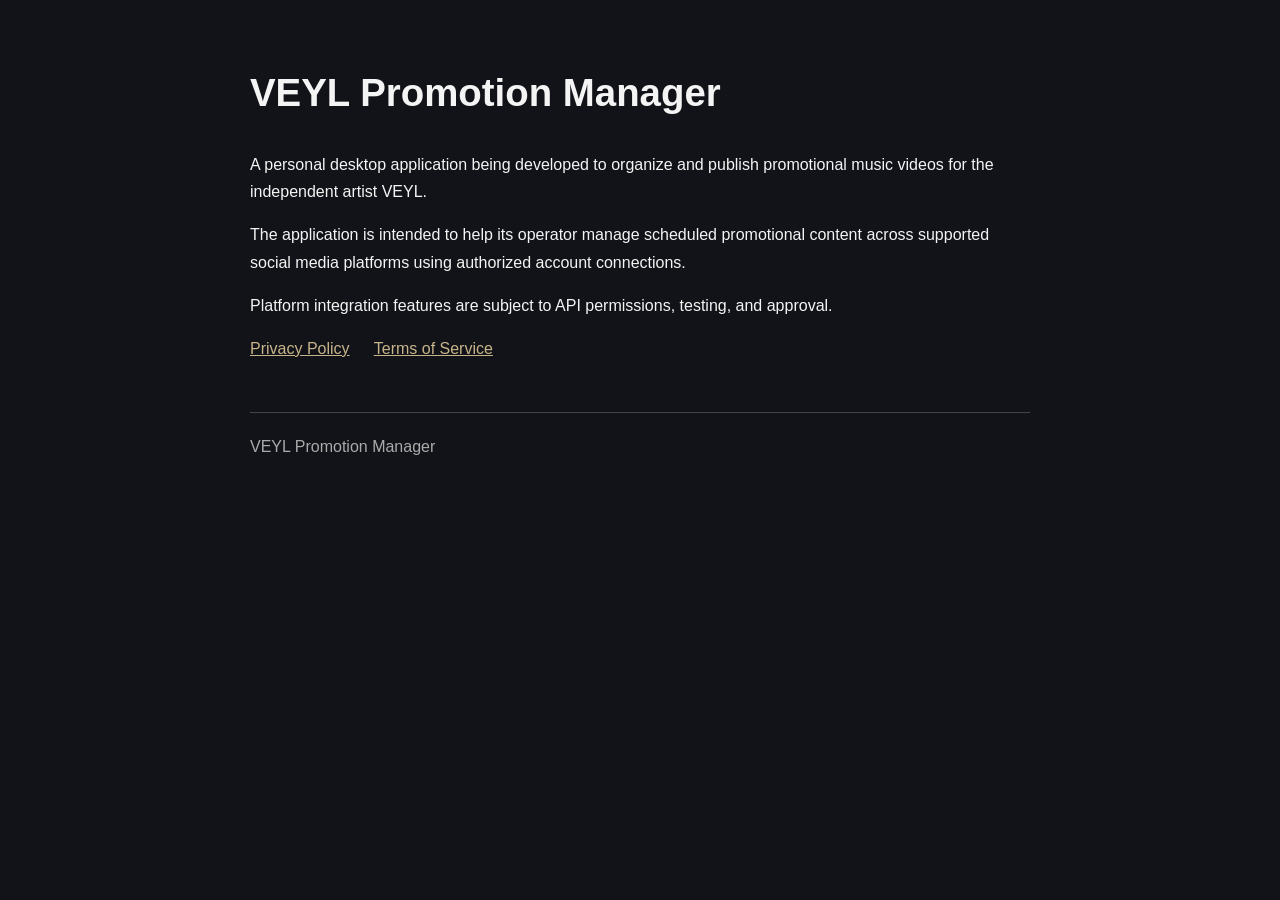
<file: index.html>
﻿<!DOCTYPE html>
<html lang="en">
<head>
<meta charset="UTF-8">
<meta name="viewport" content="width=device-width, initial-scale=1">
<title>VEYL Promotion Manager</title>
<link rel="stylesheet" href="style.css">
</head>
<body>
<main>
<h1>VEYL Promotion Manager</h1>

<p>A personal desktop application being developed to organize and publish promotional music videos for the independent artist VEYL.</p>

<p>The application is intended to help its operator manage scheduled promotional content across supported social media platforms using authorized account connections.</p>

<p>Platform integration features are subject to API permissions, testing, and approval.</p>

<nav>
<a href="privacy.html">Privacy Policy</a>
<a href="terms.html">Terms of Service</a>
</nav>

<footer>VEYL Promotion Manager</footer>
</main>
</body>
</html>
</file>
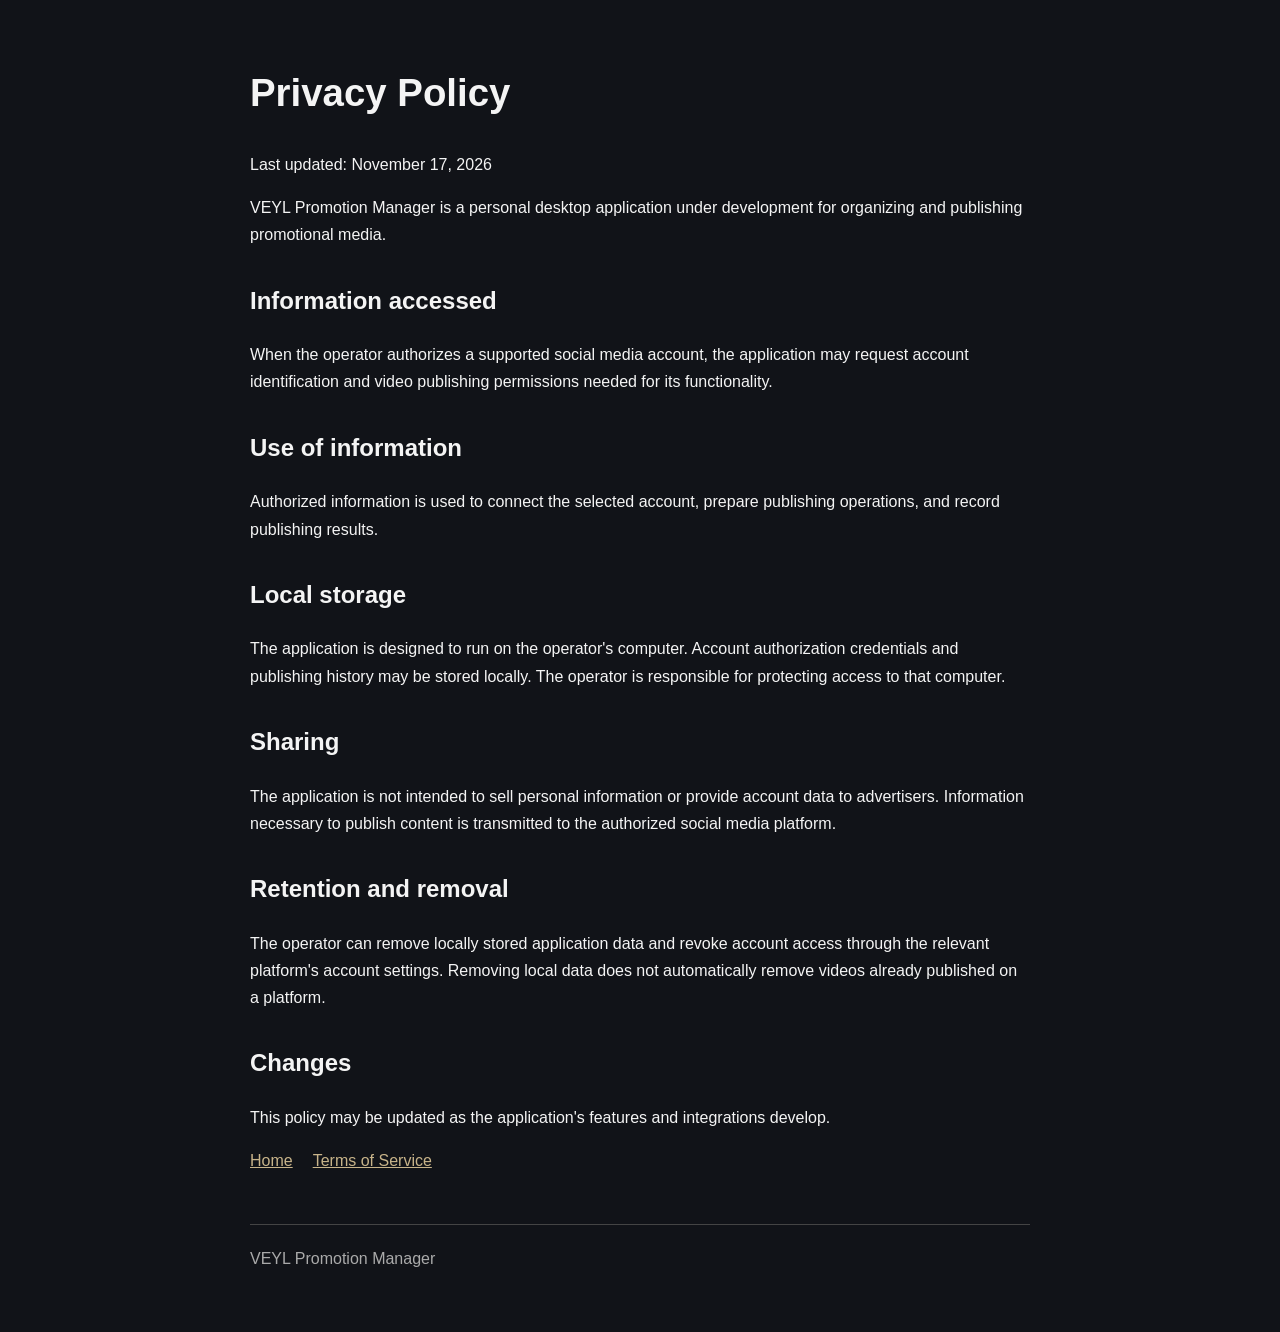
<file: privacy.html>
﻿<!DOCTYPE html>
<html lang="en">
<head>
<meta charset="UTF-8">
<meta name="viewport" content="width=device-width, initial-scale=1">
<title>Privacy Policy - VEYL Promotion Manager</title>
<link rel="stylesheet" href="style.css">
</head>
<body><main>
<h1>Privacy Policy</h1>
<p>Last updated: November 17, 2026</p>
<p>VEYL Promotion Manager is a personal desktop application under development for organizing and publishing promotional media.</p>
<h2>Information accessed</h2>
<p>When the operator authorizes a supported social media account, the application may request account identification and video publishing permissions needed for its functionality.</p>
<h2>Use of information</h2>
<p>Authorized information is used to connect the selected account, prepare publishing operations, and record publishing results.</p>
<h2>Local storage</h2>
<p>The application is designed to run on the operator's computer. Account authorization credentials and publishing history may be stored locally. The operator is responsible for protecting access to that computer.</p>
<h2>Sharing</h2>
<p>The application is not intended to sell personal information or provide account data to advertisers. Information necessary to publish content is transmitted to the authorized social media platform.</p>
<h2>Retention and removal</h2>
<p>The operator can remove locally stored application data and revoke account access through the relevant platform's account settings. Removing local data does not automatically remove videos already published on a platform.</p>
<h2>Changes</h2>
<p>This policy may be updated as the application's features and integrations develop.</p>
<nav><a href="index.html">Home</a><a href="terms.html">Terms of Service</a></nav>
<footer>VEYL Promotion Manager</footer>
</main></body></html>
</file>
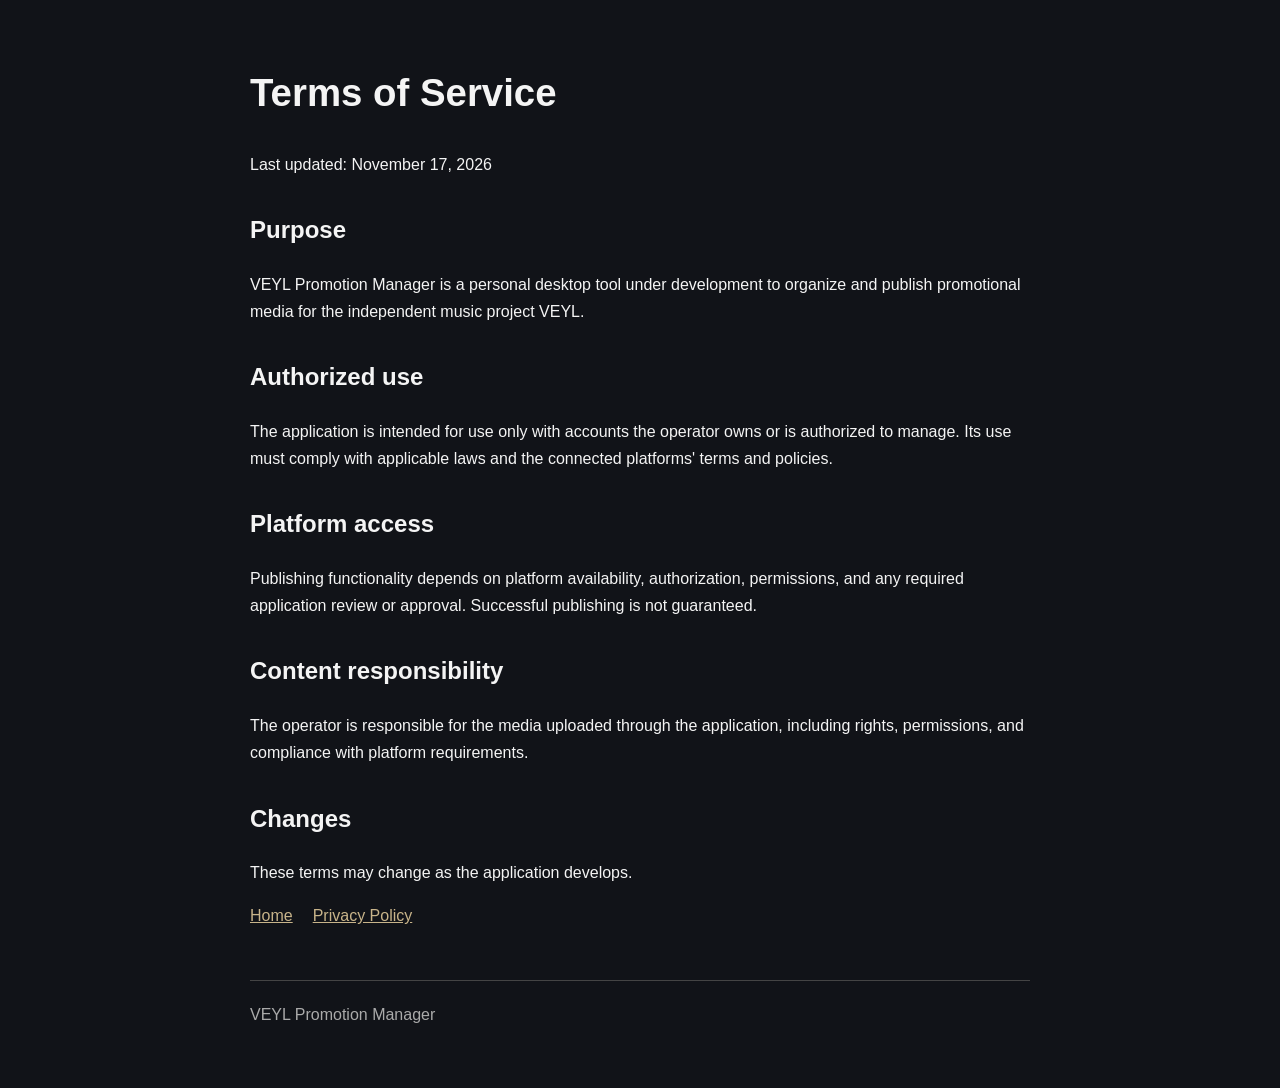
<file: terms.html>
﻿<!DOCTYPE html>
<html lang="en">
<head>
<meta charset="UTF-8">
<meta name="viewport" content="width=device-width, initial-scale=1">
<title>Terms of Service - VEYL Promotion Manager</title>
<link rel="stylesheet" href="style.css">
</head>
<body><main>
<h1>Terms of Service</h1>
<p>Last updated: November 17, 2026</p>
<h2>Purpose</h2>
<p>VEYL Promotion Manager is a personal desktop tool under development to organize and publish promotional media for the independent music project VEYL.</p>
<h2>Authorized use</h2>
<p>The application is intended for use only with accounts the operator owns or is authorized to manage. Its use must comply with applicable laws and the connected platforms' terms and policies.</p>
<h2>Platform access</h2>
<p>Publishing functionality depends on platform availability, authorization, permissions, and any required application review or approval. Successful publishing is not guaranteed.</p>
<h2>Content responsibility</h2>
<p>The operator is responsible for the media uploaded through the application, including rights, permissions, and compliance with platform requirements.</p>
<h2>Changes</h2>
<p>These terms may change as the application develops.</p>
<nav><a href="index.html">Home</a><a href="privacy.html">Privacy Policy</a></nav>
<footer>VEYL Promotion Manager</footer>
</main></body></html>
</file>
<file: style.css>
﻿body { font-family: Arial, sans-serif; background: #111318; color: #f4f4f4; margin: 0; line-height: 1.7; }
main { max-width: 780px; margin: 60px auto; padding: 0 24px; }
h1 { font-size: 2.4rem; }
h2 { margin-top: 32px; }
a { color: #c8b48a; }
nav a { margin-right: 20px; }
footer { margin-top: 50px; padding-top: 20px; border-top: 1px solid #444; color: #aaa; }
</file>
